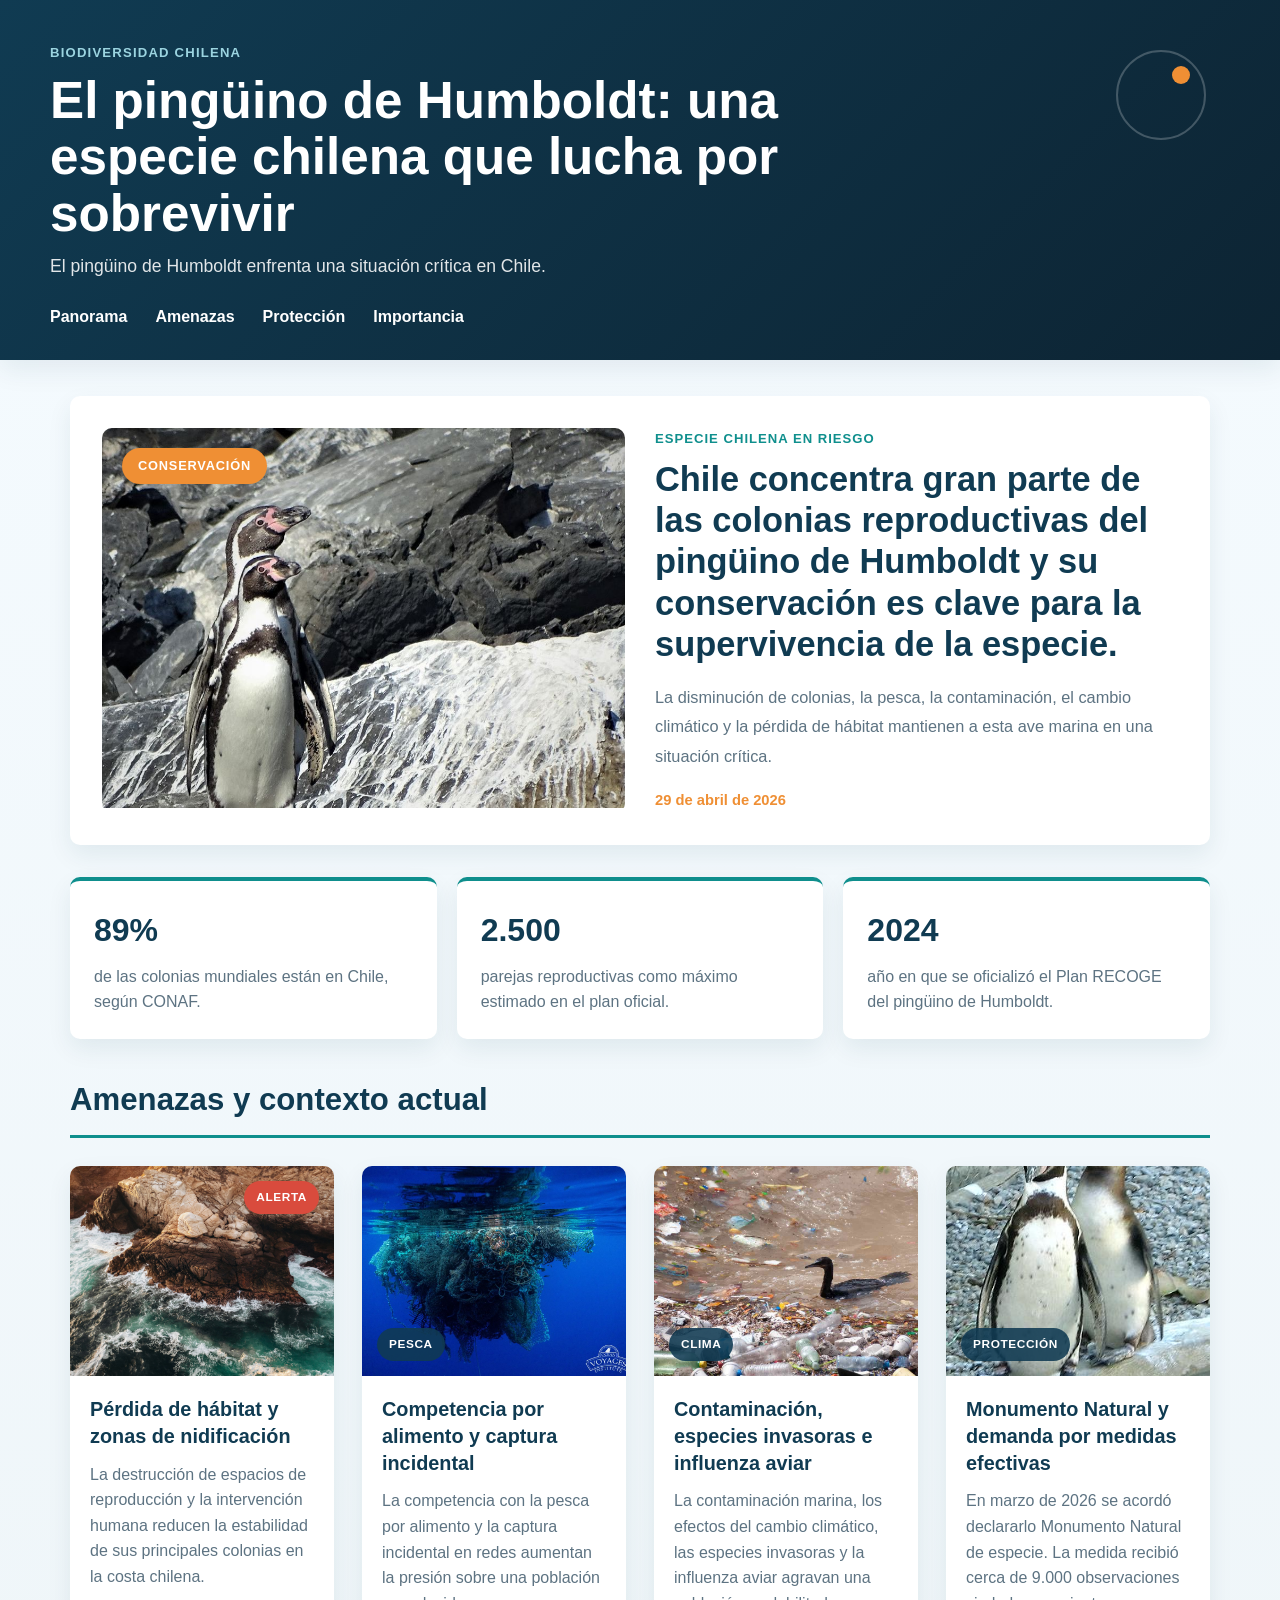
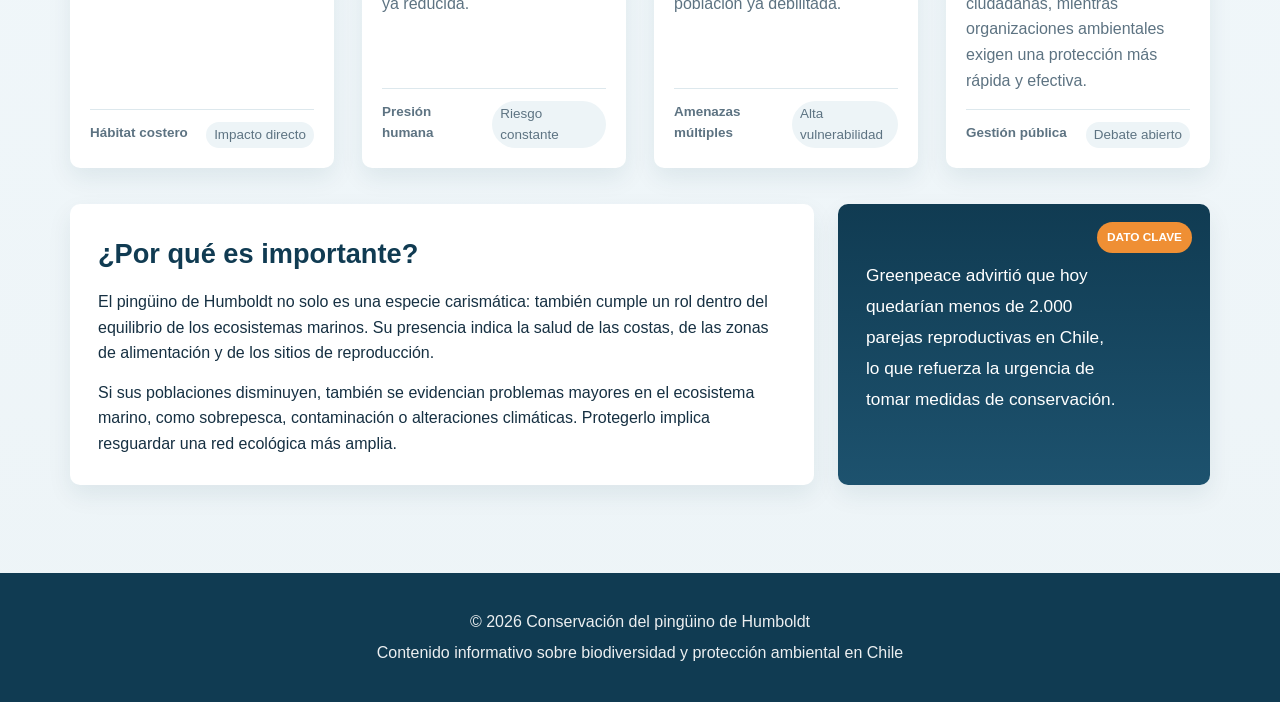
<file: index.html>
<!DOCTYPE html>
<html lang="es">
<head>
    <meta charset="UTF-8">
    <meta name="viewport" content="width=device-width, initial-scale=1.0">
    <title>El ping&uuml;ino de Humboldt - Especie chilena en riesgo</title>
    <link rel="stylesheet" href="assets/css/styles.css">
</head>
<body>
    <header class="main-header">
        <div class="header-container">
            <p class="eyebrow">Biodiversidad chilena</p>
            <h1 class="site-title">El ping&uuml;ino de Humboldt: una especie chilena que lucha por sobrevivir</h1>
            <p class="tagline">El ping&uuml;ino de Humboldt enfrenta una situaci&oacute;n cr&iacute;tica en Chile.</p>
            <span class="header-accent" aria-hidden="true"></span>
        </div>
        <nav class="main-nav" aria-label="Secciones principales">
            <ul class="nav-list">
                <li><a href="#panorama" class="nav-link">Panorama</a></li>
                <li><a href="#amenazas" class="nav-link">Amenazas</a></li>
                <li><a href="#proteccion" class="nav-link">Protecci&oacute;n</a></li>
                <li><a href="#importancia" class="nav-link">Importancia</a></li>
            </ul>
        </nav>
    </header>

    <main class="main-content">
        <section class="featured-story" id="panorama">
            <article class="featured-article">
                <div class="featured-image-container">
                    <img src="assets/img/featured.jpg" alt="Ping&uuml;ino de Humboldt sobre rocas costeras">
                    <span class="category-badge">Conservaci&oacute;n</span>
                </div>
                <div class="featured-content">
                    <p class="story-kicker">Especie chilena en riesgo</p>
                    <h2 class="featured-title">Chile concentra gran parte de las colonias reproductivas del ping&uuml;ino de Humboldt y su conservaci&oacute;n es clave para la supervivencia de la especie.</h2>
                    <p class="featured-excerpt">La disminuci&oacute;n de colonias, la pesca, la contaminaci&oacute;n, el cambio clim&aacute;tico y la p&eacute;rdida de h&aacute;bitat mantienen a esta ave marina en una situaci&oacute;n cr&iacute;tica.</p>
                    <time class="publish-date" datetime="2026-04-29">29 de abril de 2026</time>
                </div>
            </article>
        </section>

        <section class="stats-strip" aria-label="Cifras clave">
            <article class="stat-card">
                <span class="stat-value">89%</span>
                <p class="stat-label">de las colonias mundiales est&aacute;n en Chile, seg&uacute;n CONAF.</p>
            </article>
            <article class="stat-card">
                <span class="stat-value">2.500</span>
                <p class="stat-label">parejas reproductivas como m&aacute;ximo estimado en el plan oficial.</p>
            </article>
            <article class="stat-card">
                <span class="stat-value">2024</span>
                <p class="stat-label">a&ntilde;o en que se oficializ&oacute; el Plan RECOGE del ping&uuml;ino de Humboldt.</p>
            </article>
        </section>

        <section class="news-grid" id="amenazas">
            <h2 class="section-title">Amenazas y contexto actual</h2>

            <article class="news-card">
                <div class="card-image-container">
                    <img src="assets/img/news1.jpg" alt="Costa rocosa afectada por actividad humana">
                    <span class="breaking-badge">Alerta</span>
                </div>
                <div class="card-content">
                    <h3 class="card-title">P&eacute;rdida de h&aacute;bitat y zonas de nidificaci&oacute;n</h3>
                    <p class="card-excerpt">La destrucci&oacute;n de espacios de reproducci&oacute;n y la intervenci&oacute;n humana reducen la estabilidad de sus principales colonias en la costa chilena.</p>
                    <footer class="card-meta">
                        <span class="author-info">H&aacute;bitat costero</span>
                        <span class="read-time">Impacto directo</span>
                    </footer>
                </div>
            </article>

            <article class="news-card">
                <div class="card-image-container">
                    <img src="assets/img/news2.jpg" alt="Redes de pesca en el mar">
                    <span class="category-label">Pesca</span>
                </div>
                <div class="card-content">
                    <h3 class="card-title">Competencia por alimento y captura incidental</h3>
                    <p class="card-excerpt">La competencia con la pesca por alimento y la captura incidental en redes aumentan la presi&oacute;n sobre una poblaci&oacute;n ya reducida.</p>
                    <footer class="card-meta">
                        <span class="author-info">Presi&oacute;n humana</span>
                        <span class="read-time">Riesgo constante</span>
                    </footer>
                </div>
            </article>

            <article class="news-card">
                <div class="card-image-container">
                    <img src="assets/img/news3.jpg" alt="Mar con residuos y aves costeras">
                    <span class="category-label">Clima</span>
                </div>
                <div class="card-content">
                    <h3 class="card-title">Contaminaci&oacute;n, especies invasoras e influenza aviar</h3>
                    <p class="card-excerpt">La contaminaci&oacute;n marina, los efectos del cambio clim&aacute;tico, las especies invasoras y la influenza aviar agravan una poblaci&oacute;n ya debilitada.</p>
                    <footer class="card-meta">
                        <span class="author-info">Amenazas m&uacute;ltiples</span>
                        <span class="read-time">Alta vulnerabilidad</span>
                    </footer>
                </div>
            </article>

            <article class="news-card" id="proteccion">
                <div class="card-image-container">
                    <img src="assets/img/news4.jpg" alt="Zona natural protegida del litoral chileno">
                    <span class="category-label">Protecci&oacute;n</span>
                </div>
                <div class="card-content">
                    <h3 class="card-title">Monumento Natural y demanda por medidas efectivas</h3>
                    <p class="card-excerpt">En marzo de 2026 se acord&oacute; declararlo Monumento Natural de especie. La medida recibi&oacute; cerca de 9.000 observaciones ciudadanas, mientras organizaciones ambientales exigen una protecci&oacute;n m&aacute;s r&aacute;pida y efectiva.</p>
                    <footer class="card-meta">
                        <span class="author-info">Gesti&oacute;n p&uacute;blica</span>
                        <span class="read-time">Debate abierto</span>
                    </footer>
                </div>
            </article>
        </section>

        <section class="analysis-section" id="importancia">
            <div class="analysis-card">
                <h2 class="analysis-title">&iquest;Por qu&eacute; es importante?</h2>
                <p>El ping&uuml;ino de Humboldt no solo es una especie carism&aacute;tica: tambi&eacute;n cumple un rol dentro del equilibrio de los ecosistemas marinos. Su presencia indica la salud de las costas, de las zonas de alimentaci&oacute;n y de los sitios de reproducci&oacute;n.</p>
                <p>Si sus poblaciones disminuyen, tambi&eacute;n se evidencian problemas mayores en el ecosistema marino, como sobrepesca, contaminaci&oacute;n o alteraciones clim&aacute;ticas. Protegerlo implica resguardar una red ecol&oacute;gica m&aacute;s amplia.</p>
            </div>

            <aside class="analysis-card emphasis-card">
                <span class="emphasis-label">Dato clave</span>
                <p class="emphasis-text">Greenpeace advirti&oacute; que hoy quedar&iacute;an menos de 2.000 parejas reproductivas en Chile, lo que refuerza la urgencia de tomar medidas de conservaci&oacute;n.</p>
            </aside>
        </section>
    </main>

    <footer class="main-footer">
        <div class="footer-content">
            <p>&copy; 2026 Conservaci&oacute;n del ping&uuml;ino de Humboldt</p>
            <p>Contenido informativo sobre biodiversidad y protecci&oacute;n ambiental en Chile</p>
        </div>
    </footer>
</body>
</html>
</file>
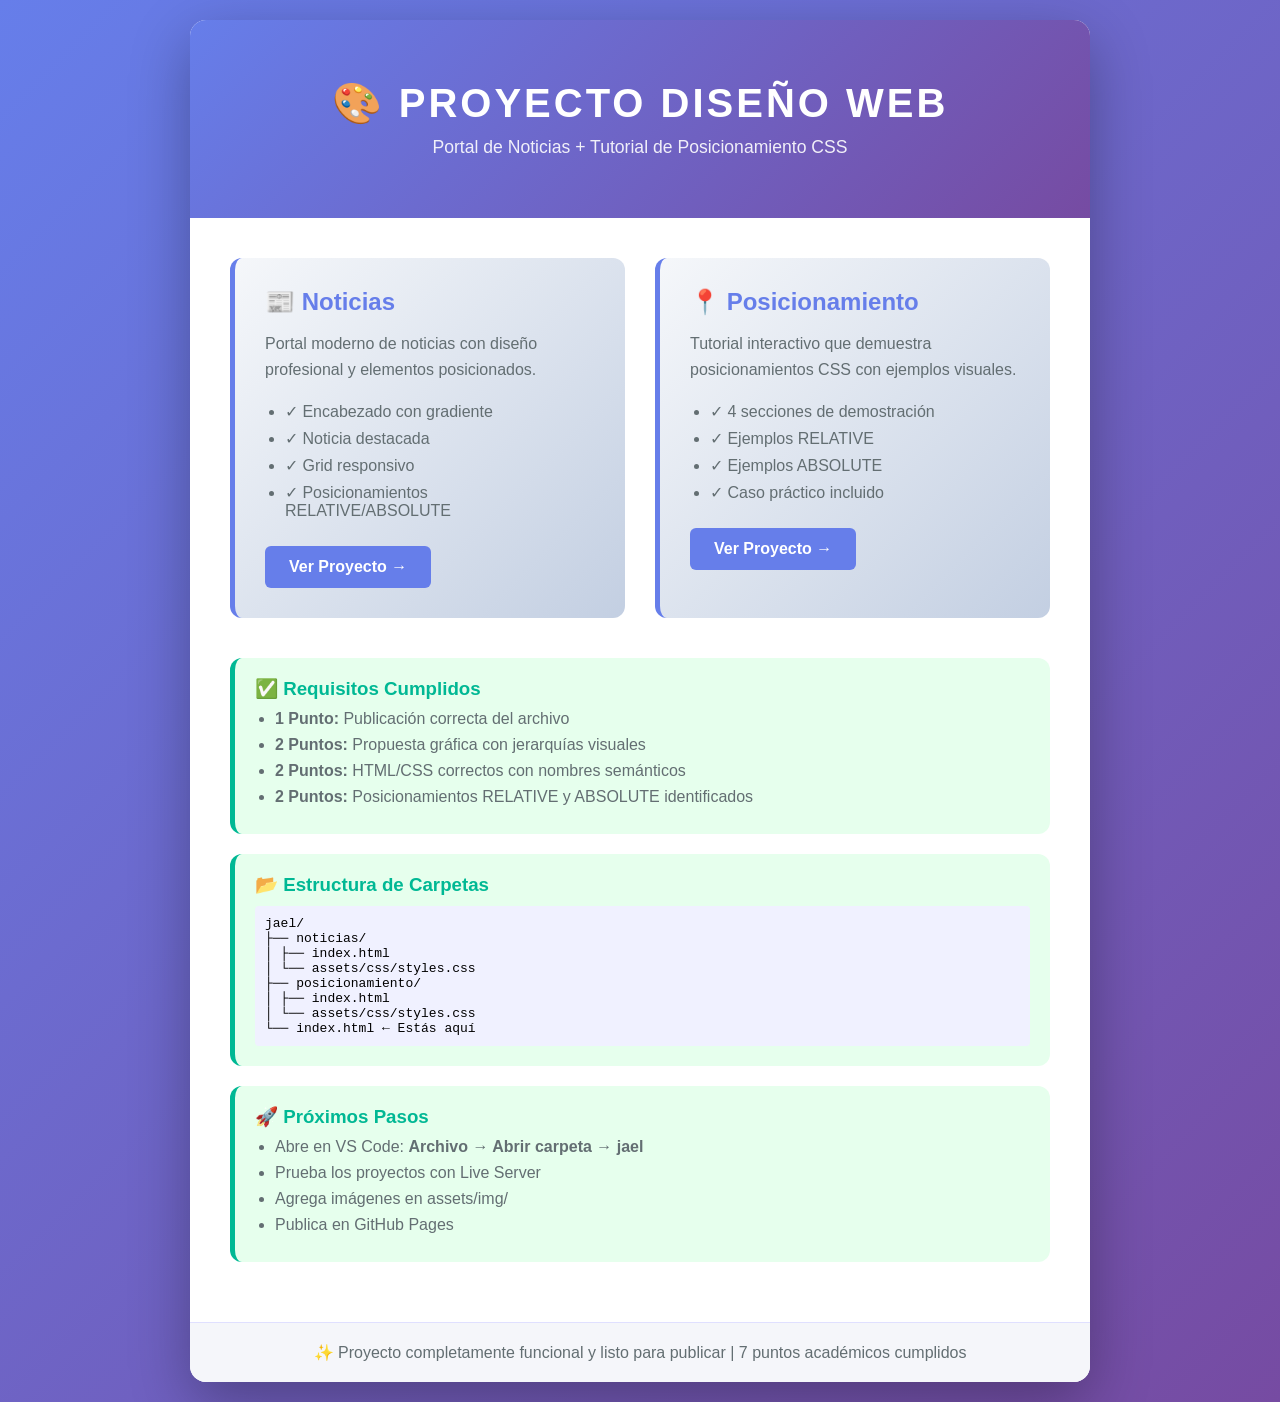
<file: jael_trabajo/index.html>
<!DOCTYPE html>
<html lang="es">
<head>
    <meta charset="UTF-8">
    <meta name="viewport" content="width=device-width, initial-scale=1.0">
    <title>Proyecto de Diseño Web - Índice Maestro</title>
    <style>
        * {
            margin: 0;
            padding: 0;
            box-sizing: border-box;
        }

        body {
            font-family: 'Segoe UI', Tahoma, Geneva, Verdana, sans-serif;
            background: linear-gradient(135deg, #667eea 0%, #764ba2 100%);
            min-height: 100vh;
            display: flex;
            align-items: center;
            justify-content: center;
            padding: 20px;
        }

        .container {
            background: white;
            border-radius: 16px;
            box-shadow: 0 20px 60px rgba(0, 0, 0, 0.3);
            max-width: 900px;
            width: 100%;
            overflow: hidden;
        }

        .header {
            background: linear-gradient(135deg, #667eea 0%, #764ba2 100%);
            color: white;
            padding: 60px 40px;
            text-align: center;
        }

        .header h1 {
            font-size: 2.5rem;
            margin-bottom: 10px;
            text-transform: uppercase;
            letter-spacing: 3px;
        }

        .header p {
            font-size: 1.1rem;
            opacity: 0.9;
        }

        .content {
            padding: 40px;
        }

        .projects-grid {
            display: grid;
            grid-template-columns: repeat(auto-fit, minmax(300px, 1fr));
            gap: 30px;
            margin-bottom: 40px;
        }

        .project-card {
            background: linear-gradient(135deg, #f5f7fa 0%, #c3cfe2 100%);
            border-radius: 12px;
            padding: 30px;
            border-left: 5px solid #667eea;
            transition: all 0.3s ease;
        }

        .project-card:hover {
            transform: translateY(-10px);
            box-shadow: 0 10px 30px rgba(102, 126, 234, 0.2);
        }

        .project-card h2 {
            color: #667eea;
            margin-bottom: 15px;
            font-size: 1.5rem;
        }

        .project-card p {
            color: #636e72;
            margin-bottom: 20px;
            line-height: 1.6;
        }

        .btn {
            display: inline-block;
            padding: 12px 24px;
            background: #667eea;
            color: white;
            text-decoration: none;
            border-radius: 6px;
            font-weight: 600;
            transition: all 0.3s ease;
        }

        .btn:hover {
            background: #764ba2;
            transform: scale(1.05);
        }

        .info-box {
            background: #e6ffed;
            border-radius: 12px;
            padding: 20px;
            margin-bottom: 20px;
            border-left: 5px solid #00b894;
        }

        .info-box h3 {
            color: #00b894;
            margin-bottom: 10px;
        }

        .footer {
            background: #f5f6fa;
            padding: 20px 40px;
            text-align: center;
            color: #636e72;
            border-top: 1px solid #e0e0ff;
        }

        ul {
            margin-left: 20px;
        }

        li {
            margin: 8px 0;
            color: #636e72;
        }

        @media (max-width: 768px) {
            .header h1 {
                font-size: 1.8rem;
            }

            .content {
                padding: 20px;
            }

            .projects-grid {
                gap: 20px;
            }
        }
    </style>
</head>
<body>
    <div class="container">
        <div class="header">
            <h1>🎨 Proyecto Diseño Web</h1>
            <p>Portal de Noticias + Tutorial de Posicionamiento CSS</p>
        </div>

        <div class="content">
            <div class="projects-grid">
                <div class="project-card">
                    <h2>📰 Noticias</h2>
                    <p>Portal moderno de noticias con diseño profesional y elementos posicionados.</p>
                    <ul>
                        <li>✓ Encabezado con gradiente</li>
                        <li>✓ Noticia destacada</li>
                        <li>✓ Grid responsivo</li>
                        <li>✓ Posicionamientos RELATIVE/ABSOLUTE</li>
                    </ul>
                    <br>
                    <a href="noticias/" class="btn">Ver Proyecto →</a>
                </div>

                <div class="project-card">
                    <h2>📍 Posicionamiento</h2>
                    <p>Tutorial interactivo que demuestra posicionamientos CSS con ejemplos visuales.</p>
                    <ul>
                        <li>✓ 4 secciones de demostración</li>
                        <li>✓ Ejemplos RELATIVE</li>
                        <li>✓ Ejemplos ABSOLUTE</li>
                        <li>✓ Caso práctico incluido</li>
                    </ul>
                    <br>
                    <a href="posicionamiento/" class="btn">Ver Proyecto →</a>
                </div>
            </div>

            <div class="info-box">
                <h3>✅ Requisitos Cumplidos</h3>
                <ul style="margin-left: 20px;">
                    <li><strong>1 Punto:</strong> Publicación correcta del archivo</li>
                    <li><strong>2 Puntos:</strong> Propuesta gráfica con jerarquías visuales</li>
                    <li><strong>2 Puntos:</strong> HTML/CSS correctos con nombres semánticos</li>
                    <li><strong>2 Puntos:</strong> Posicionamientos RELATIVE y ABSOLUTE identificados</li>
                </ul>
            </div>

            <div class="info-box">
                <h3>📂 Estructura de Carpetas</h3>
                <p style="font-family: monospace; background: #f0f1ff; padding: 10px; border-radius: 4px;">
jael/<br>
├── noticias/<br>
│   ├── index.html<br>
│   └── assets/css/styles.css<br>
├── posicionamiento/<br>
│   ├── index.html<br>
│   └── assets/css/styles.css<br>
└── index.html ← Estás aquí
                </p>
            </div>

            <div class="info-box">
                <h3>🚀 Próximos Pasos</h3>
                <ul style="margin-left: 20px;">
                    <li>Abre en VS Code: <strong>Archivo → Abrir carpeta → jael</strong></li>
                    <li>Prueba los proyectos con Live Server</li>
                    <li>Agrega imágenes en assets/img/</li>
                    <li>Publica en GitHub Pages</li>
                </ul>
            </div>
        </div>

        <div class="footer">
            <p>✨ Proyecto completamente funcional y listo para publicar | 7 puntos académicos cumplidos</p>
        </div>
    </div>
</body>
</html>
</file>
<file: assets/css/styles.css>
/* =====================================================
   ESTILOS GENERALES
   ===================================================== */

:root {
    --primary-color: #103b52;
    --secondary-color: #0f8f8d;
    --accent-color: #ef8f34;
    --background-light: #edf4f7;
    --background-dark: #0d2433;
    --surface-color: #ffffff;
    --text-primary: #163042;
    --text-light: #5d7382;
    --text-white: #ffffff;
    --border-radius: 10px;
    --box-shadow: 0 10px 25px rgba(16, 59, 82, 0.08);
    --transition: all 0.3s ease;
}

* {
    margin: 0;
    padding: 0;
    box-sizing: border-box;
}

html {
    scroll-behavior: smooth;
}

body {
    font-family: "Segoe UI", Tahoma, Geneva, Verdana, sans-serif;
    font-size: 16px;
    line-height: 1.6;
    color: var(--text-primary);
    background: linear-gradient(180deg, #f5fbff 0%, var(--background-light) 100%);
}

img {
    display: block;
}

/* =====================================================
   ENCABEZADO
   ===================================================== */

.main-header {
    background: linear-gradient(135deg, var(--primary-color) 0%, var(--background-dark) 100%);
    color: var(--text-white);
    padding: 42px 20px 30px;
    box-shadow: var(--box-shadow);
    margin-bottom: 36px;
}

.header-container {
    max-width: 1180px;
    margin: 0 auto 24px;
    position: relative;
}

.eyebrow {
    font-size: 0.82rem;
    font-weight: 700;
    letter-spacing: 1.2px;
    text-transform: uppercase;
    color: #9bd4e0;
    margin-bottom: 10px;
}

.site-title {
    font-size: 3.2rem;
    font-weight: 800;
    line-height: 1.1;
    max-width: 780px;
    margin-bottom: 10px;
}

.tagline {
    font-size: 1.1rem;
    color: rgba(255, 255, 255, 0.88);
    max-width: 640px;
}

.header-accent {
    position: absolute;
    top: 8px;
    right: 24px;
    width: 90px;
    height: 90px;
    border: 2px solid rgba(255, 255, 255, 0.22);
    border-radius: 50%;
}

.header-accent::before {
    content: "";
    position: absolute;
    width: 18px;
    height: 18px;
    top: 14px;
    right: 14px;
    border-radius: 50%;
    background: var(--accent-color);
}

.main-nav {
    max-width: 1180px;
    margin: 0 auto;
}

.nav-list {
    list-style: none;
    display: flex;
    gap: 28px;
    flex-wrap: wrap;
}

.nav-link {
    color: var(--text-white);
    text-decoration: none;
    font-weight: 600;
    padding-bottom: 4px;
    border-bottom: 2px solid transparent;
    transition: var(--transition);
}

.nav-link:hover {
    color: #9bd4e0;
    border-bottom-color: #9bd4e0;
}

/* =====================================================
   CONTENIDO PRINCIPAL
   ===================================================== */

.main-content {
    max-width: 1180px;
    margin: 0 auto;
    padding: 0 20px 48px;
}

.featured-story {
    position: relative;
    margin-bottom: 32px;
    background: var(--surface-color);
    border-radius: var(--border-radius);
    overflow: hidden;
    box-shadow: var(--box-shadow);
}

.featured-article {
    display: flex;
    flex-wrap: wrap;
    gap: 30px;
    padding: 32px;
}

.featured-image-container {
    position: relative;
    flex: 1;
    min-width: 300px;
    border-radius: var(--border-radius);
    overflow: hidden;
}

.featured-image-container img {
    width: 100%;
    height: 380px;
    object-fit: cover;
    transition: var(--transition);
}

.featured-image-container:hover img {
    transform: scale(1.04);
}

.category-badge {
    position: absolute;
    top: 20px;
    left: 20px;
    background: var(--accent-color);
    color: var(--text-white);
    padding: 8px 16px;
    border-radius: 999px;
    font-size: 0.8rem;
    font-weight: 700;
    text-transform: uppercase;
    letter-spacing: 0.8px;
}

.featured-content {
    flex: 1;
    min-width: 300px;
    display: flex;
    flex-direction: column;
    justify-content: center;
}

.story-kicker {
    color: var(--secondary-color);
    text-transform: uppercase;
    font-size: 0.82rem;
    font-weight: 700;
    letter-spacing: 1px;
    margin-bottom: 10px;
}

.featured-title {
    font-size: 2.15rem;
    line-height: 1.2;
    margin-bottom: 18px;
    color: var(--primary-color);
}

.featured-excerpt {
    font-size: 1.02rem;
    line-height: 1.8;
    color: var(--text-light);
    margin-bottom: 18px;
}

.publish-date {
    color: var(--accent-color);
    font-weight: 700;
    font-size: 0.92rem;
}

/* =====================================================
   CIFRAS
   ===================================================== */

.stats-strip {
    display: grid;
    grid-template-columns: repeat(3, minmax(0, 1fr));
    gap: 20px;
    margin-bottom: 36px;
}

.stat-card {
    background: var(--surface-color);
    border-radius: var(--border-radius);
    padding: 24px;
    box-shadow: var(--box-shadow);
    border-top: 4px solid var(--secondary-color);
}

.stat-value {
    display: block;
    font-size: 2rem;
    font-weight: 800;
    color: var(--primary-color);
    margin-bottom: 8px;
}

.stat-label {
    color: var(--text-light);
}

/* =====================================================
   TARJETAS
   ===================================================== */

.news-grid {
    display: grid;
    grid-template-columns: repeat(auto-fit, minmax(260px, 1fr));
    gap: 28px;
    margin-bottom: 36px;
}

.section-title {
    grid-column: 1 / -1;
    font-size: 1.95rem;
    color: var(--primary-color);
    border-bottom: 3px solid var(--secondary-color);
    padding-bottom: 10px;
}

.news-card {
    background: var(--surface-color);
    border-radius: var(--border-radius);
    overflow: hidden;
    box-shadow: var(--box-shadow);
    transition: var(--transition);
    display: flex;
    flex-direction: column;
}

.news-card:hover {
    transform: translateY(-6px);
}

.card-image-container {
    position: relative;
    width: 100%;
    height: 210px;
    overflow: hidden;
}

.card-image-container img {
    width: 100%;
    height: 100%;
    object-fit: cover;
    transition: var(--transition);
}

.news-card:hover .card-image-container img {
    transform: scale(1.06);
}

.breaking-badge,
.category-label {
    position: absolute;
    z-index: 2;
    padding: 7px 12px;
    border-radius: 999px;
    font-size: 0.74rem;
    font-weight: 700;
    text-transform: uppercase;
    letter-spacing: 0.6px;
    color: var(--text-white);
}

.breaking-badge {
    top: 15px;
    right: 15px;
    background: #d94b3d;
}

.category-label {
    bottom: 15px;
    left: 15px;
    background: rgba(16, 59, 82, 0.88);
}

.card-content {
    padding: 20px;
    display: flex;
    flex-direction: column;
    flex-grow: 1;
}

.card-title {
    font-size: 1.24rem;
    line-height: 1.35;
    margin-bottom: 12px;
    color: var(--primary-color);
}

.card-excerpt {
    color: var(--text-light);
    margin-bottom: 16px;
    flex-grow: 1;
}

.card-meta {
    display: flex;
    justify-content: space-between;
    gap: 12px;
    font-size: 0.84rem;
    color: var(--text-light);
    border-top: 1px solid #dde8ed;
    padding-top: 12px;
}

.author-info {
    font-weight: 600;
}

.read-time {
    background: #edf4f7;
    padding: 2px 8px;
    border-radius: 999px;
}

/* =====================================================
   CIERRE ANALITICO
   ===================================================== */

.analysis-section {
    display: grid;
    grid-template-columns: minmax(0, 2fr) minmax(280px, 1fr);
    gap: 24px;
}

.analysis-card {
    background: var(--surface-color);
    border-radius: var(--border-radius);
    padding: 28px;
    box-shadow: var(--box-shadow);
}

.analysis-title {
    font-size: 1.7rem;
    color: var(--primary-color);
    margin-bottom: 14px;
}

.analysis-card p + p {
    margin-top: 14px;
}

.emphasis-card {
    position: relative;
    background: linear-gradient(180deg, #103b52 0%, #1d526e 100%);
    color: var(--text-white);
    overflow: hidden;
}

.emphasis-label {
    position: absolute;
    top: 18px;
    right: 18px;
    background: var(--accent-color);
    color: var(--text-white);
    padding: 6px 10px;
    border-radius: 999px;
    font-size: 0.74rem;
    font-weight: 700;
    text-transform: uppercase;
}

.emphasis-text {
    font-size: 1.08rem;
    line-height: 1.8;
    max-width: 26ch;
    padding-top: 28px;
}

/* =====================================================
   PIE DE PAGINA
   ===================================================== */

.main-footer {
    background: var(--primary-color);
    color: var(--text-white);
    padding: 30px 20px;
    text-align: center;
    margin-top: 40px;
}

.footer-content p {
    margin: 6px 0;
    opacity: 0.92;
}

/* =====================================================
   RESPONSIVE
   ===================================================== */

@media (max-width: 900px) {
    .stats-strip,
    .analysis-section {
        grid-template-columns: 1fr;
    }
}

@media (max-width: 768px) {
    .site-title {
        font-size: 2.4rem;
    }

    .featured-article {
        padding: 20px;
        flex-direction: column;
    }

    .featured-title {
        font-size: 1.65rem;
    }

    .nav-list {
        gap: 14px;
    }
}

@media (max-width: 480px) {
    .main-header {
        padding: 32px 16px 24px;
    }

    .main-content {
        padding: 0 16px 36px;
    }

    .site-title {
        font-size: 1.95rem;
    }

    .tagline {
        font-size: 1rem;
    }

    .header-accent {
        width: 64px;
        height: 64px;
        right: 6px;
    }

    .featured-image-container img {
        height: 250px;
    }

    .section-title {
        font-size: 1.55rem;
    }

    .card-meta {
        flex-direction: column;
    }
}
</file>
